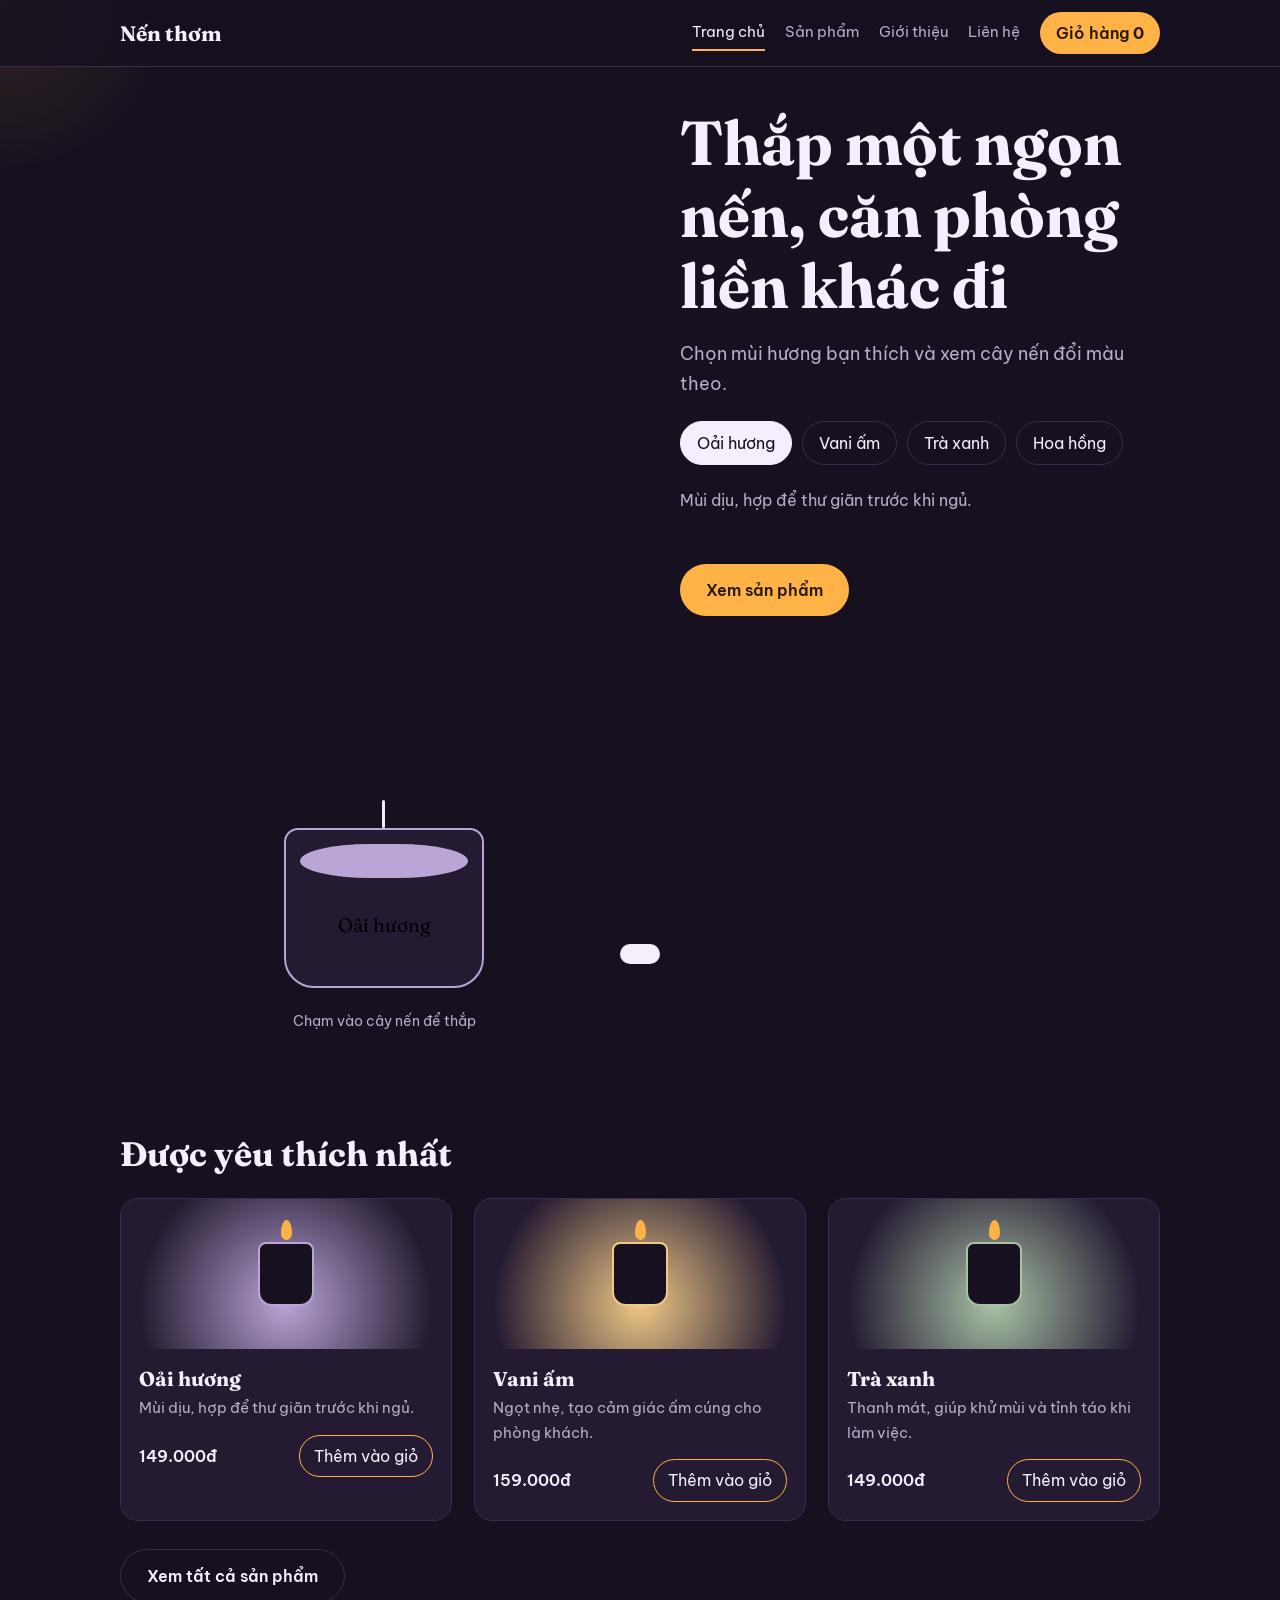
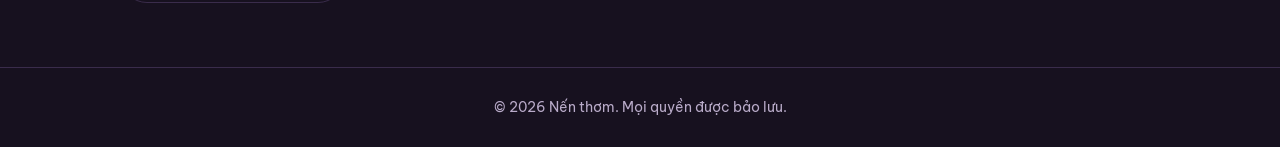
<file: index.html>
<!DOCTYPE html>
<html lang="vi">
<head>
<meta charset="UTF-8">
<meta name="viewport" content="width=device-width, initial-scale=1">
<title>Trang chủ | Nến thơm</title>
<meta name="description" content="Nến thơm giúp thư giãn tinh thần, khử mùi hôi và trang trí không gian.">
<meta property="og:title" content="Trang chủ | Nến thơm">
<meta property="og:description" content="Nến thơm giúp thư giãn tinh thần, khử mùi hôi và trang trí không gian.">
<link href="https://fonts.googleapis.com/css2?family=Be+Vietnam+Pro:wght@400;500;600&family=Fraunces:opsz,wght@9..144,500;9..144,700&display=swap" rel="stylesheet">
<link rel="stylesheet" href="style.css">
</head>
<body>
<div class="cursor" aria-hidden="true"></div>
<header><div class="wrap">
<a class="logo" href="index.html">Nến thơm</a>
<nav>
<a href="index.html" class="on">Trang chủ</a>
<a href="san-pham.html">Sản phẩm</a>
<a href="gioi-thieu.html">Giới thiệu</a>
<a href="lien-he.html">Liên hệ</a>
<button class="cartbtn" id="cartBtn">Giỏ hàng <b id="cnt">0</b></button>
</nav></div></header>
<main class="wrap">
<div class="hero">
<div class="wash"></div>
<div>
<h1 class="in d1">Thắp một ngọn nến, căn phòng liền khác đi</h1>
<p class="sub in d2">Chọn mùi hương bạn thích và xem cây nến đổi màu theo.</p>
<div class="chips in d3" role="group" aria-label="Chọn mùi hương">
<button class="chip on" data-tone="#b9a5d6" data-name="Oải hương" data-desc="Mùi dịu, hợp để thư giãn trước khi ngủ.">Oải hương</button>
<button class="chip" data-tone="#f0c987" data-name="Vani ấm" data-desc="Ngọt nhẹ, tạo cảm giác ấm cúng cho phòng khách.">Vani ấm</button>
<button class="chip" data-tone="#a9c2a6" data-name="Trà xanh" data-desc="Thanh mát, giúp khử mùi và tỉnh táo khi làm việc.">Trà xanh</button>
<button class="chip" data-tone="#e9a7a0" data-name="Hoa hồng" data-desc="Hương hoa nhẹ nhàng, hợp làm quà tặng.">Hoa hồng</button>
</div>
<p id="scentDesc">Mùi dịu, hợp để thư giãn trước khi ngủ.</p>
<a class="btn" href="san-pham.html">Xem sản phẩm</a>
</div>
<div class="stage">
<button class="candle" id="candle" aria-pressed="false" aria-label="Thắp hoặc tắt nến">
<div class="glow"></div><div class="jar"><span id="scentName">Oải hương</span></div><div class="wick"></div><div class="flame"></div>
</button>
<p id="hint">Chạm vào cây nến để thắp</p>
</div>
</div>
<section><h2 class="reveal">Được yêu thích nhất</h2>
<div class="grid">
<article class="item reveal" data-cat="thugian" data-name="Oải hương" data-price="149000" style="--c:#b9a5d6"><div class="swatch"><div class="mini"></div></div><div class="body"><h3>Oải hương</h3><p>Mùi dịu, hợp để thư giãn trước khi ngủ.</p><div class="row"><span class="price">149.000đ</span><button class="add">Thêm vào giỏ</button></div></div></article>
<article class="item reveal" data-cat="thugian" data-name="Vani ấm" data-price="159000" style="--c:#f0c987"><div class="swatch"><div class="mini"></div></div><div class="body"><h3>Vani ấm</h3><p>Ngọt nhẹ, tạo cảm giác ấm cúng cho phòng khách.</p><div class="row"><span class="price">159.000đ</span><button class="add">Thêm vào giỏ</button></div></div></article>
<article class="item reveal" data-cat="tuoimat" data-name="Trà xanh" data-price="149000" style="--c:#a9c2a6"><div class="swatch"><div class="mini"></div></div><div class="body"><h3>Trà xanh</h3><p>Thanh mát, giúp khử mùi và tỉnh táo khi làm việc.</p><div class="row"><span class="price">149.000đ</span><button class="add">Thêm vào giỏ</button></div></div></article>
</div>
<p style="margin-top:28px"><a class="btn ghost" href="san-pham.html">Xem tất cả sản phẩm</a></p>
</section>
</main>
<footer>© 2026 Nến thơm. Mọi quyền được bảo lưu.</footer>
<script src="script.js"></script>
</body>
</html>
</file>
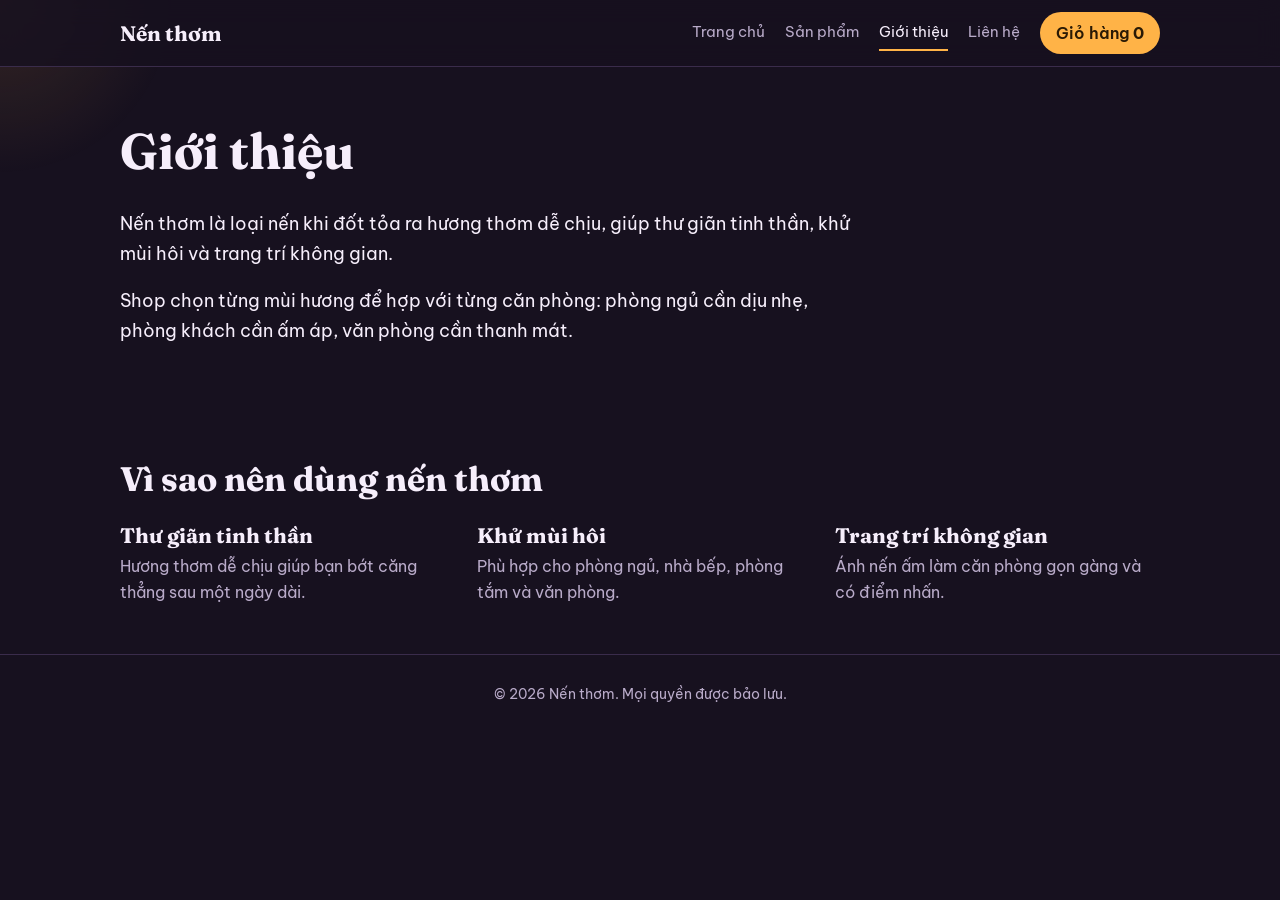
<file: gioi-thieu.html>
<!DOCTYPE html>
<html lang="vi">
<head>
<meta charset="UTF-8">
<meta name="viewport" content="width=device-width, initial-scale=1">
<title>Giới thiệu | Nến thơm</title>
<meta name="description" content="Nến thơm giúp thư giãn tinh thần, khử mùi hôi và trang trí không gian sống.">
<meta property="og:title" content="Giới thiệu | Nến thơm">
<meta property="og:description" content="Nến thơm giúp thư giãn tinh thần, khử mùi hôi và trang trí không gian sống.">
<link href="https://fonts.googleapis.com/css2?family=Be+Vietnam+Pro:wght@400;500;600&family=Fraunces:opsz,wght@9..144,500;9..144,700&display=swap" rel="stylesheet">
<link rel="stylesheet" href="style.css">
</head>
<body>
<div class="cursor" aria-hidden="true"></div>
<header><div class="wrap">
<a class="logo" href="index.html">Nến thơm</a>
<nav>
<a href="index.html">Trang chủ</a>
<a href="san-pham.html">Sản phẩm</a>
<a href="gioi-thieu.html" class="on">Giới thiệu</a>
<a href="lien-he.html">Liên hệ</a>
<button class="cartbtn" id="cartBtn">Giỏ hàng <b id="cnt">0</b></button>
</nav></div></header>
<main class="wrap">
<div class="page-title"><h1>Giới thiệu</h1></div>
<section style="padding-top:8px"><div class="story reveal">
<p>Nến thơm là loại nến khi đốt tỏa ra hương thơm dễ chịu, giúp thư giãn tinh thần, khử mùi hôi và trang trí không gian.</p>
<p>Shop chọn từng mùi hương để hợp với từng căn phòng: phòng ngủ cần dịu nhẹ, phòng khách cần ấm áp, văn phòng cần thanh mát.</p>
</div></section>
<section><h2 class="reveal">Vì sao nên dùng nến thơm</h2><div class="cols">
<div class="reveal"><h3>Thư giãn tinh thần</h3><p>Hương thơm dễ chịu giúp bạn bớt căng thẳng sau một ngày dài.</p></div>
<div class="reveal"><h3>Khử mùi hôi</h3><p>Phù hợp cho phòng ngủ, nhà bếp, phòng tắm và văn phòng.</p></div>
<div class="reveal"><h3>Trang trí không gian</h3><p>Ánh nến ấm làm căn phòng gọn gàng và có điểm nhấn.</p></div>
</div></section>
</main>
<footer>© 2026 Nến thơm. Mọi quyền được bảo lưu.</footer>
<script src="script.js"></script>
</body>
</html>
</file>
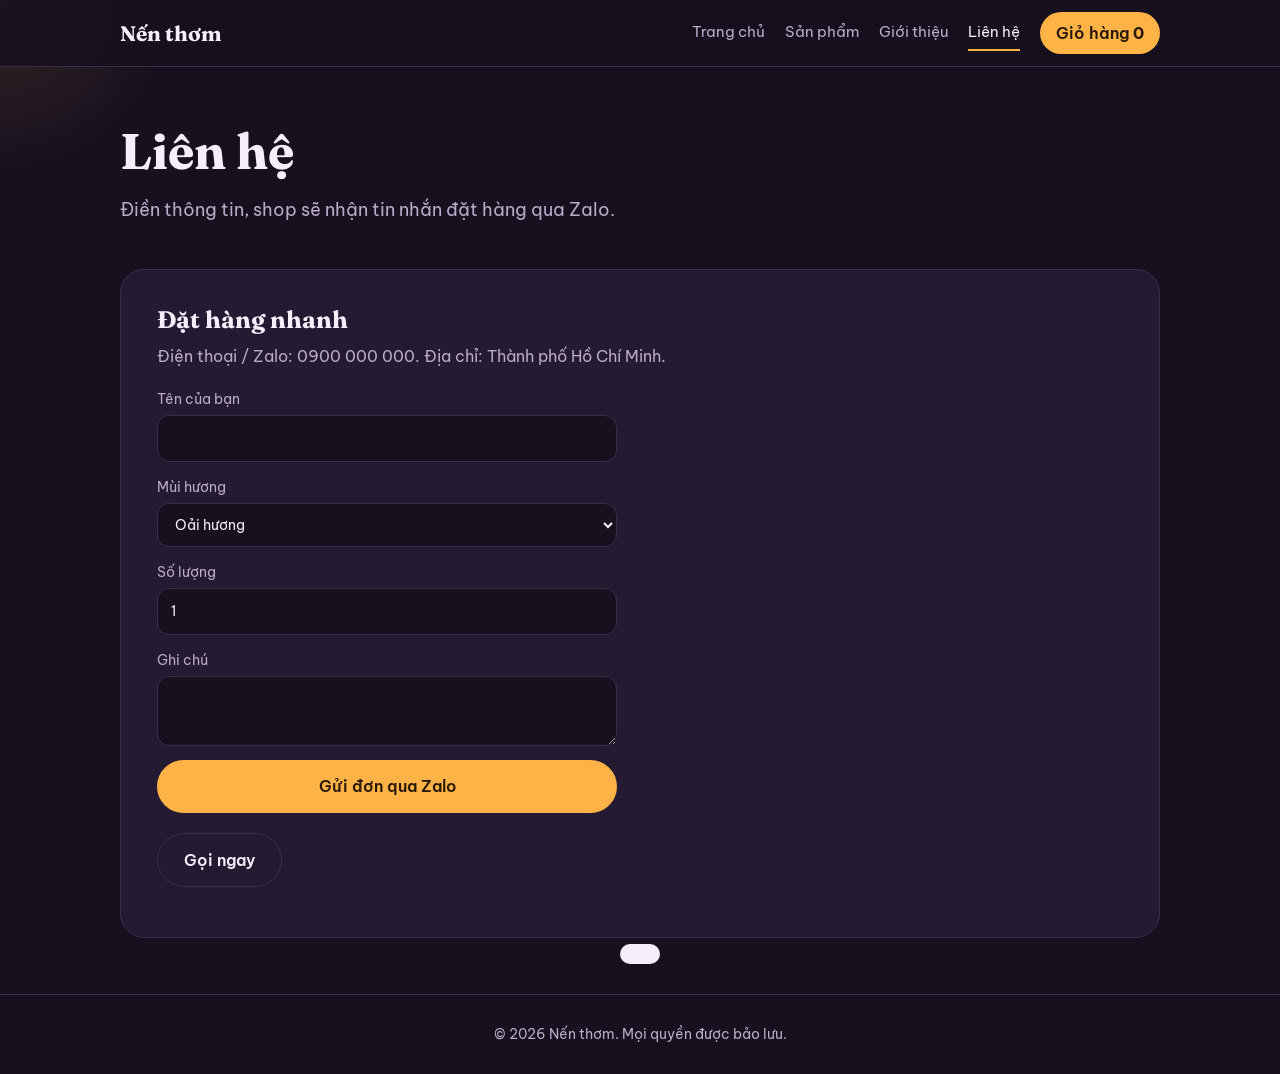
<file: lien-he.html>
<!DOCTYPE html>
<html lang="vi">
<head>
<meta charset="UTF-8">
<meta name="viewport" content="width=device-width, initial-scale=1">
<title>Liên hệ | Nến thơm</title>
<meta name="description" content="Đặt nến thơm hoặc nhận tư vấn chọn mùi hương qua Zalo.">
<meta property="og:title" content="Liên hệ | Nến thơm">
<meta property="og:description" content="Đặt nến thơm hoặc nhận tư vấn chọn mùi hương qua Zalo.">
<link href="https://fonts.googleapis.com/css2?family=Be+Vietnam+Pro:wght@400;500;600&family=Fraunces:opsz,wght@9..144,500;9..144,700&display=swap" rel="stylesheet">
<link rel="stylesheet" href="style.css">
</head>
<body>
<div class="cursor" aria-hidden="true"></div>
<header><div class="wrap">
<a class="logo" href="index.html">Nến thơm</a>
<nav>
<a href="index.html">Trang chủ</a>
<a href="san-pham.html">Sản phẩm</a>
<a href="gioi-thieu.html">Giới thiệu</a>
<a href="lien-he.html" class="on">Liên hệ</a>
<button class="cartbtn" id="cartBtn">Giỏ hàng <b id="cnt">0</b></button>
</nav></div></header>
<main class="wrap">
<div class="page-title"><h1>Liên hệ</h1><p>Điền thông tin, shop sẽ nhận tin nhắn đặt hàng qua Zalo.</p></div>
<div class="box">
<h2>Đặt hàng nhanh</h2>
<p>Điện thoại / Zalo: 0900 000 000. Địa chỉ: Thành phố Hồ Chí Minh.</p>
<form id="orderForm">
<label>Tên của bạn<input name="ten" required></label>
<label>Mùi hương<select name="mui"><option>Oải hương</option><option>Vani ấm</option><option>Trà xanh</option><option>Hoa hồng</option><option>Biển xanh</option><option>Gỗ đàn hương</option></select></label>
<label>Số lượng<input name="sl" type="number" min="1" value="1" required></label>
<label>Ghi chú<textarea name="ghichu" rows="2"></textarea></label>
<button class="btn" type="submit">Gửi đơn qua Zalo</button>
</form>
<p style="margin-top:20px"><a class="btn ghost" href="tel:0900000000">Gọi ngay</a></p>
</div>
</main>
<footer>© 2026 Nến thơm. Mọi quyền được bảo lưu.</footer>
<script src="script.js"></script>
</body>
</html>
</file>
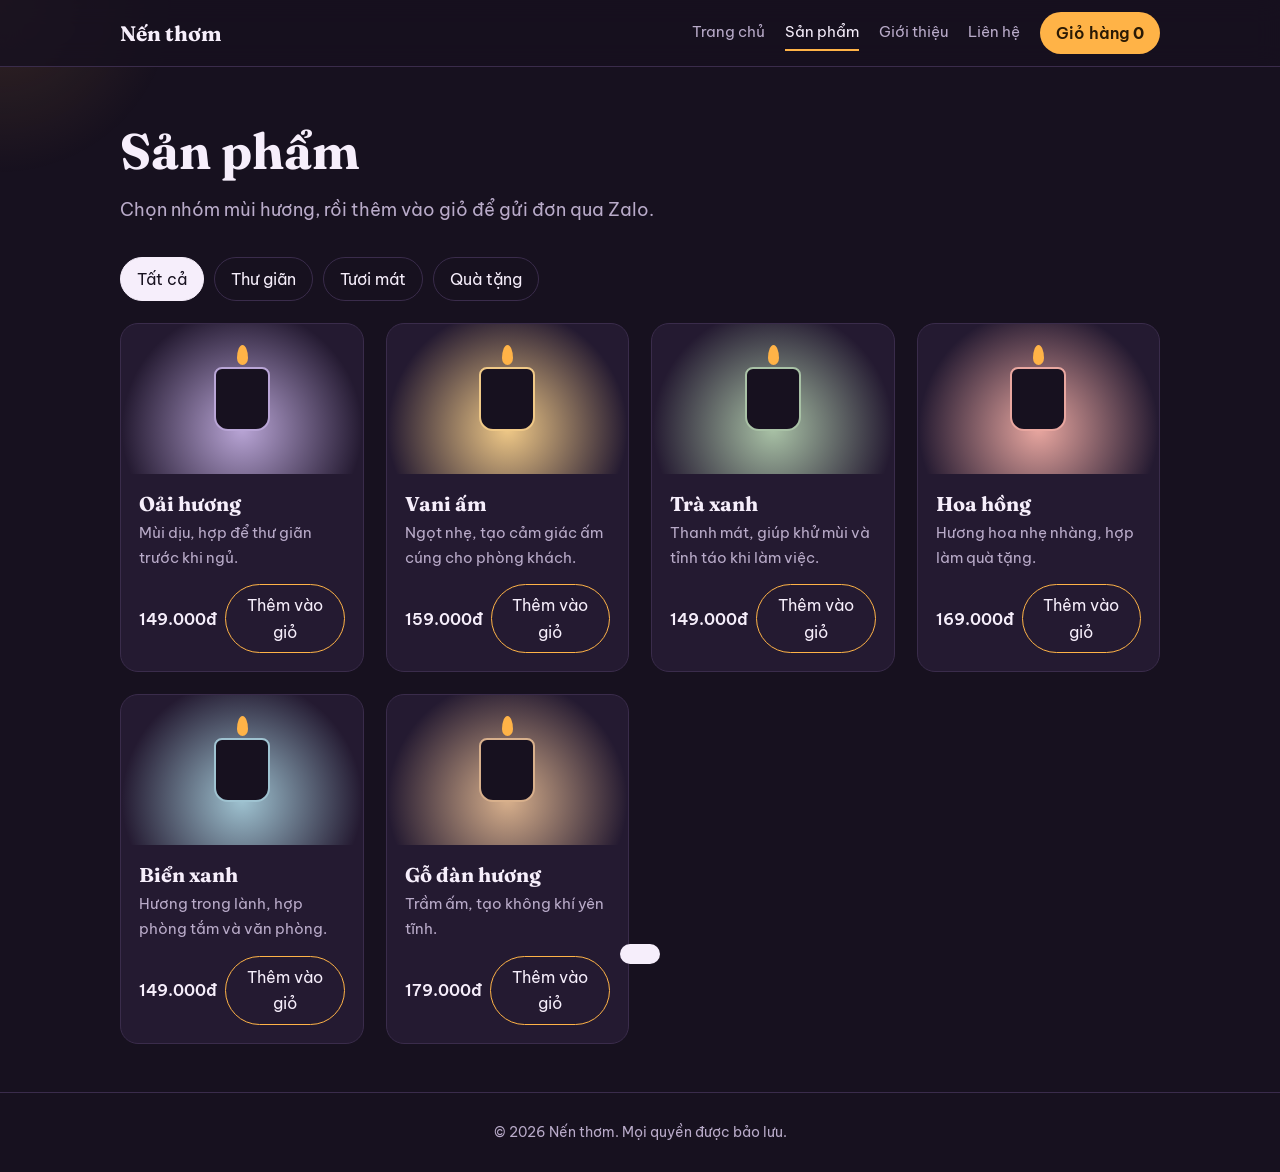
<file: san-pham.html>
<!DOCTYPE html>
<html lang="vi">
<head>
<meta charset="UTF-8">
<meta name="viewport" content="width=device-width, initial-scale=1">
<title>Sản phẩm | Nến thơm</title>
<meta name="description" content="Các mùi nến thơm: oải hương, vani, trà xanh, hoa hồng, biển xanh, gỗ đàn hương.">
<meta property="og:title" content="Sản phẩm | Nến thơm">
<meta property="og:description" content="Các mùi nến thơm: oải hương, vani, trà xanh, hoa hồng, biển xanh, gỗ đàn hương.">
<link href="https://fonts.googleapis.com/css2?family=Be+Vietnam+Pro:wght@400;500;600&family=Fraunces:opsz,wght@9..144,500;9..144,700&display=swap" rel="stylesheet">
<link rel="stylesheet" href="style.css">
</head>
<body>
<div class="cursor" aria-hidden="true"></div>
<header><div class="wrap">
<a class="logo" href="index.html">Nến thơm</a>
<nav>
<a href="index.html">Trang chủ</a>
<a href="san-pham.html" class="on">Sản phẩm</a>
<a href="gioi-thieu.html">Giới thiệu</a>
<a href="lien-he.html">Liên hệ</a>
<button class="cartbtn" id="cartBtn">Giỏ hàng <b id="cnt">0</b></button>
</nav></div></header>
<main class="wrap">
<div class="page-title"><h1>Sản phẩm</h1><p>Chọn nhóm mùi hương, rồi thêm vào giỏ để gửi đơn qua Zalo.</p></div>
<section style="padding-top:12px">
<div class="chips" role="group" aria-label="Lọc sản phẩm">
<button class="chip on" data-f="all">Tất cả</button>
<button class="chip" data-f="thugian">Thư giãn</button>
<button class="chip" data-f="tuoimat">Tươi mát</button>
<button class="chip" data-f="qua">Quà tặng</button>
</div>
<div class="grid">
<article class="item reveal" data-cat="thugian" data-name="Oải hương" data-price="149000" style="--c:#b9a5d6"><div class="swatch"><div class="mini"></div></div><div class="body"><h3>Oải hương</h3><p>Mùi dịu, hợp để thư giãn trước khi ngủ.</p><div class="row"><span class="price">149.000đ</span><button class="add">Thêm vào giỏ</button></div></div></article>
<article class="item reveal" data-cat="thugian" data-name="Vani ấm" data-price="159000" style="--c:#f0c987"><div class="swatch"><div class="mini"></div></div><div class="body"><h3>Vani ấm</h3><p>Ngọt nhẹ, tạo cảm giác ấm cúng cho phòng khách.</p><div class="row"><span class="price">159.000đ</span><button class="add">Thêm vào giỏ</button></div></div></article>
<article class="item reveal" data-cat="tuoimat" data-name="Trà xanh" data-price="149000" style="--c:#a9c2a6"><div class="swatch"><div class="mini"></div></div><div class="body"><h3>Trà xanh</h3><p>Thanh mát, giúp khử mùi và tỉnh táo khi làm việc.</p><div class="row"><span class="price">149.000đ</span><button class="add">Thêm vào giỏ</button></div></div></article>
<article class="item reveal" data-cat="qua" data-name="Hoa hồng" data-price="169000" style="--c:#e9a7a0"><div class="swatch"><div class="mini"></div></div><div class="body"><h3>Hoa hồng</h3><p>Hương hoa nhẹ nhàng, hợp làm quà tặng.</p><div class="row"><span class="price">169.000đ</span><button class="add">Thêm vào giỏ</button></div></div></article>
<article class="item reveal" data-cat="tuoimat" data-name="Biển xanh" data-price="149000" style="--c:#9fc3d1"><div class="swatch"><div class="mini"></div></div><div class="body"><h3>Biển xanh</h3><p>Hương trong lành, hợp phòng tắm và văn phòng.</p><div class="row"><span class="price">149.000đ</span><button class="add">Thêm vào giỏ</button></div></div></article>
<article class="item reveal" data-cat="qua" data-name="Gỗ đàn hương" data-price="179000" style="--c:#d8b08c"><div class="swatch"><div class="mini"></div></div><div class="body"><h3>Gỗ đàn hương</h3><p>Trầm ấm, tạo không khí yên tĩnh.</p><div class="row"><span class="price">179.000đ</span><button class="add">Thêm vào giỏ</button></div></div></article>
</div></section>
</main>
<footer>© 2026 Nến thơm. Mọi quyền được bảo lưu.</footer>
<script src="script.js"></script>
</body>
</html>
</file>
<file: style.css>
:root{--bg:#17111f;--panel:#241a31;--ink:#f6eefb;--muted:#b9abc9;--flame:#ffb347;--line:#3a2c4b;--tone:#b9a5d6}
*{box-sizing:border-box}
html{scroll-behavior:smooth}
body{margin:0;background:var(--bg);color:var(--ink);font-family:"Be Vietnam Pro",system-ui,sans-serif;line-height:1.65;overflow-x:hidden;animation:fade .8s}
@keyframes fade{from{opacity:0}}
h1,h2,h3{font-family:Fraunces,Georgia,serif;line-height:1.15;margin:0}
a{color:inherit}button{font:inherit;cursor:pointer}
:focus-visible{outline:3px solid var(--flame);outline-offset:3px}
.wrap{max-width:1080px;margin:0 auto;padding:0 20px}
main,footer{position:relative;z-index:1}
.cursor{position:fixed;left:0;top:0;width:380px;height:380px;margin:-190px 0 0 -190px;border-radius:50%;background:radial-gradient(circle,rgba(255,179,71,.13),transparent 65%);pointer-events:none;z-index:0}
@media(hover:none){.cursor{display:none}}
header{position:sticky;top:0;z-index:20;background:rgba(23,17,31,.82);backdrop-filter:blur(12px);border-bottom:1px solid var(--line)}
header .wrap{display:flex;justify-content:space-between;align-items:center;flex-wrap:wrap;gap:8px;padding-top:12px;padding-bottom:12px}
.logo{font-family:Fraunces,serif;font-weight:700;font-size:21px;text-decoration:none}
nav{display:flex;align-items:center;gap:20px;flex-wrap:wrap}
nav a{text-decoration:none;color:var(--muted);font-size:15px;padding:4px 0;border-bottom:2px solid transparent;transition:.2s}
nav a:hover{color:var(--ink)}nav a.on{color:var(--ink);border-color:var(--flame)}
.cartbtn{background:var(--flame);color:#2a1a05;border:0;border-radius:999px;padding:8px 16px;font-weight:600}
.bump{animation:bump .4s}@keyframes bump{50%{transform:scale(1.18)}}
.btn{display:inline-block;background:var(--flame);color:#2a1a05;padding:13px 26px;border-radius:999px;text-decoration:none;font-weight:600;border:0;transition:transform .2s,box-shadow .2s}
.btn:hover{transform:translateY(-3px);box-shadow:0 10px 28px rgba(255,179,71,.35)}
.btn.ghost{background:transparent;color:var(--ink);border:1px solid var(--line)}
.page-title{padding:56px 0 20px}
.page-title h1{font-size:clamp(32px,5vw,50px)}
.page-title p{color:var(--muted);max-width:56ch;margin:14px 0 0;font-size:18px}
section{padding:48px 0}
section h2{font-size:clamp(24px,3.5vw,34px);margin-bottom:24px}
/* Hero */
.hero{position:relative;display:grid;grid-template-columns:1.1fr 1fr;gap:32px;align-items:center;min-height:86vh;padding:40px 0}
.wash{position:absolute;inset:0;background:radial-gradient(circle at 74% 55%,var(--tone),transparent 55%);opacity:0;transition:opacity 1.2s,background .8s;pointer-events:none}
.lit .wash{opacity:.3}
.hero>*{position:relative}
.hero h1{font-size:clamp(36px,6vw,62px);font-weight:700}
.hero p.sub{max-width:46ch;color:var(--muted);font-size:18px;margin:18px 0 22px}
.chips{display:flex;flex-wrap:wrap;gap:10px;margin:0 0 22px}
.chip{background:transparent;color:var(--ink);border:1px solid var(--line);border-radius:999px;padding:8px 16px;transition:.2s}
.chip:hover{border-color:var(--flame)}
.chip.on{background:var(--ink);color:var(--bg);border-color:var(--ink)}
#scentDesc{min-height:3.3em;color:var(--muted);max-width:44ch;margin:0 0 24px;transition:opacity .3s}
.stage{justify-self:center;text-align:center}
.candle{position:relative;width:200px;height:340px;margin:0 auto;border:0;background:none;padding:0}
.jar{position:absolute;bottom:0;left:0;width:200px;height:160px;background:var(--panel);border:2px solid var(--tone);border-radius:14px 14px 30px 30px;display:grid;place-items:center;transition:border-color .6s}
.jar::after{content:"";position:absolute;left:14px;right:14px;top:14px;height:34px;background:var(--tone);border-radius:50%/60%;transition:background .6s}
.jar span{font-family:Fraunces,serif;font-size:19px;margin-top:34px}
.wick{position:absolute;bottom:160px;left:98px;width:3px;height:28px;background:#eee;border-radius:2px}
.flame{position:absolute;bottom:184px;left:84px;width:32px;height:66px;background:radial-gradient(ellipse at 50% 75%,#fff6d6 0,var(--flame) 55%,#e0742f 100%);border-radius:50% 50% 50% 50%/65% 65% 35% 35%;transform-origin:50% 100%;opacity:0;transition:opacity .5s}
.lit .flame{opacity:1;animation:flicker 2.4s ease-in-out infinite}
.glow{position:absolute;bottom:120px;left:-45px;width:290px;height:290px;background:radial-gradient(circle,rgba(255,179,71,.45),transparent 65%);border-radius:50%;opacity:0;transition:opacity 1s;pointer-events:none}
.lit .glow{opacity:1;animation:pulse 3s ease-in-out infinite}
.pop{animation:pop .5s}@keyframes pop{40%{transform:scale(1.06)}}
.ember{position:absolute;bottom:230px;width:5px;height:5px;border-radius:50%;background:var(--flame);pointer-events:none;animation:rise 2.6s ease-out forwards}
@keyframes rise{to{transform:translate(var(--dx),-170px);opacity:0}}
@keyframes flicker{0%,100%{transform:scale(1,1) rotate(-1deg)}30%{transform:scale(.94,1.07) rotate(2deg)}60%{transform:scale(1.05,.96) rotate(-2deg)}}
@keyframes pulse{50%{transform:scale(1.08);opacity:.85}}
#hint{color:var(--muted);font-size:14px;margin-top:14px}
.in{opacity:0;transform:translateY(24px);animation:up .9s cubic-bezier(.2,.7,.2,1) forwards}
.d1{animation-delay:.1s}.d2{animation-delay:.3s}.d3{animation-delay:.5s}
@keyframes up{to{opacity:1;transform:none}}
/* Sản phẩm */
.grid{display:grid;grid-template-columns:repeat(auto-fit,minmax(240px,1fr));gap:22px}
.item{background:var(--panel);border:1px solid var(--line);border-radius:18px;overflow:hidden;transition:transform .15s,border-color .3s;transform-style:preserve-3d}
.item:hover{border-color:var(--c,var(--flame))}
.item[hidden]{display:none}
.item.show{animation:pop .45s}
.swatch{height:150px;display:grid;place-items:center;background:radial-gradient(circle at 50% 70%,var(--c),transparent 75%)}
.mini{width:56px;height:64px;background:var(--bg);border:2px solid var(--c);border-radius:8px 8px 14px 14px;position:relative}
.mini::before{content:"";position:absolute;left:50%;top:-24px;width:11px;height:20px;margin-left:-5px;background:var(--flame);border-radius:50% 50% 50% 50%/65% 65% 35% 35%;animation:flicker 2.4s ease-in-out infinite}
.body{padding:18px}.item h3{font-size:20px}
.item p{margin:6px 0 14px;color:var(--muted);font-size:15px}
.row{display:flex;justify-content:space-between;align-items:center;gap:8px}
.price{font-weight:600}
.add{background:transparent;color:var(--ink);border:1px solid var(--flame);border-radius:999px;padding:7px 14px;transition:.2s}
.add:hover{background:var(--flame);color:#2a1a05}
.cols{display:grid;grid-template-columns:repeat(auto-fit,minmax(240px,1fr));gap:32px}
.cols h3{font-size:21px;margin-bottom:6px}.cols p{margin:0;color:var(--muted)}
.story{max-width:62ch;font-size:18px}.story p{margin:0 0 18px}
.box{background:var(--panel);border:1px solid var(--line);border-radius:24px;padding:36px;margin:24px 0 56px}
.box h2{margin-bottom:10px}.box p{margin:6px 0 14px;color:var(--muted)}
form{display:grid;gap:14px;max-width:460px;margin-top:18px}
label{display:grid;gap:4px;font-size:14px;color:var(--muted)}
input,select,textarea{font:inherit;padding:11px 13px;border-radius:12px;border:1px solid var(--line);background:var(--bg);color:var(--ink)}
input:focus,select:focus,textarea:focus{border-color:var(--flame);outline:0}
.reveal{opacity:0;transform:translateY(30px);transition:opacity .7s,transform .7s}
.reveal.show{opacity:1;transform:none}
/* Giỏ hàng */
.scrim{position:fixed;inset:0;background:rgba(0,0,0,.55);opacity:0;pointer-events:none;transition:.3s;z-index:30}
.scrim.open{opacity:1;pointer-events:auto}
#cart{position:fixed;top:0;right:0;height:100%;width:min(380px,100%);background:var(--panel);border-left:1px solid var(--line);transform:translateX(100%);transition:transform .35s;z-index:40;padding:22px;display:flex;flex-direction:column;gap:14px}
#cart.open{transform:none}
#cart .head{display:flex;justify-content:space-between;align-items:center}
#cart ul{list-style:none;margin:0;padding:0;overflow:auto;flex:1}
#cart li{display:flex;justify-content:space-between;align-items:center;gap:8px;padding:12px 0;border-bottom:1px solid var(--line)}
.q button{width:28px;height:28px;border-radius:50%;border:1px solid var(--line);background:transparent;color:var(--ink)}
.q b{display:inline-block;min-width:24px;text-align:center}
.x{background:none;border:0;color:var(--ink);font-size:22px}
.toast{position:fixed;left:50%;bottom:26px;transform:translate(-50%,90px);background:var(--ink);color:var(--bg);padding:10px 20px;border-radius:999px;transition:transform .35s;z-index:50}
.toast.on{transform:translate(-50%,0)}
footer{text-align:center;color:var(--muted);font-size:14px;padding:28px 0;border-top:1px solid var(--line)}
@media(max-width:760px){.hero{grid-template-columns:1fr;min-height:auto}.stage{order:-1;transform:scale(.8)}nav{gap:12px}}
@media(prefers-reduced-motion:reduce){*{animation:none!important;transition:none!important}.in,.reveal{opacity:1;transform:none}}
</file>
